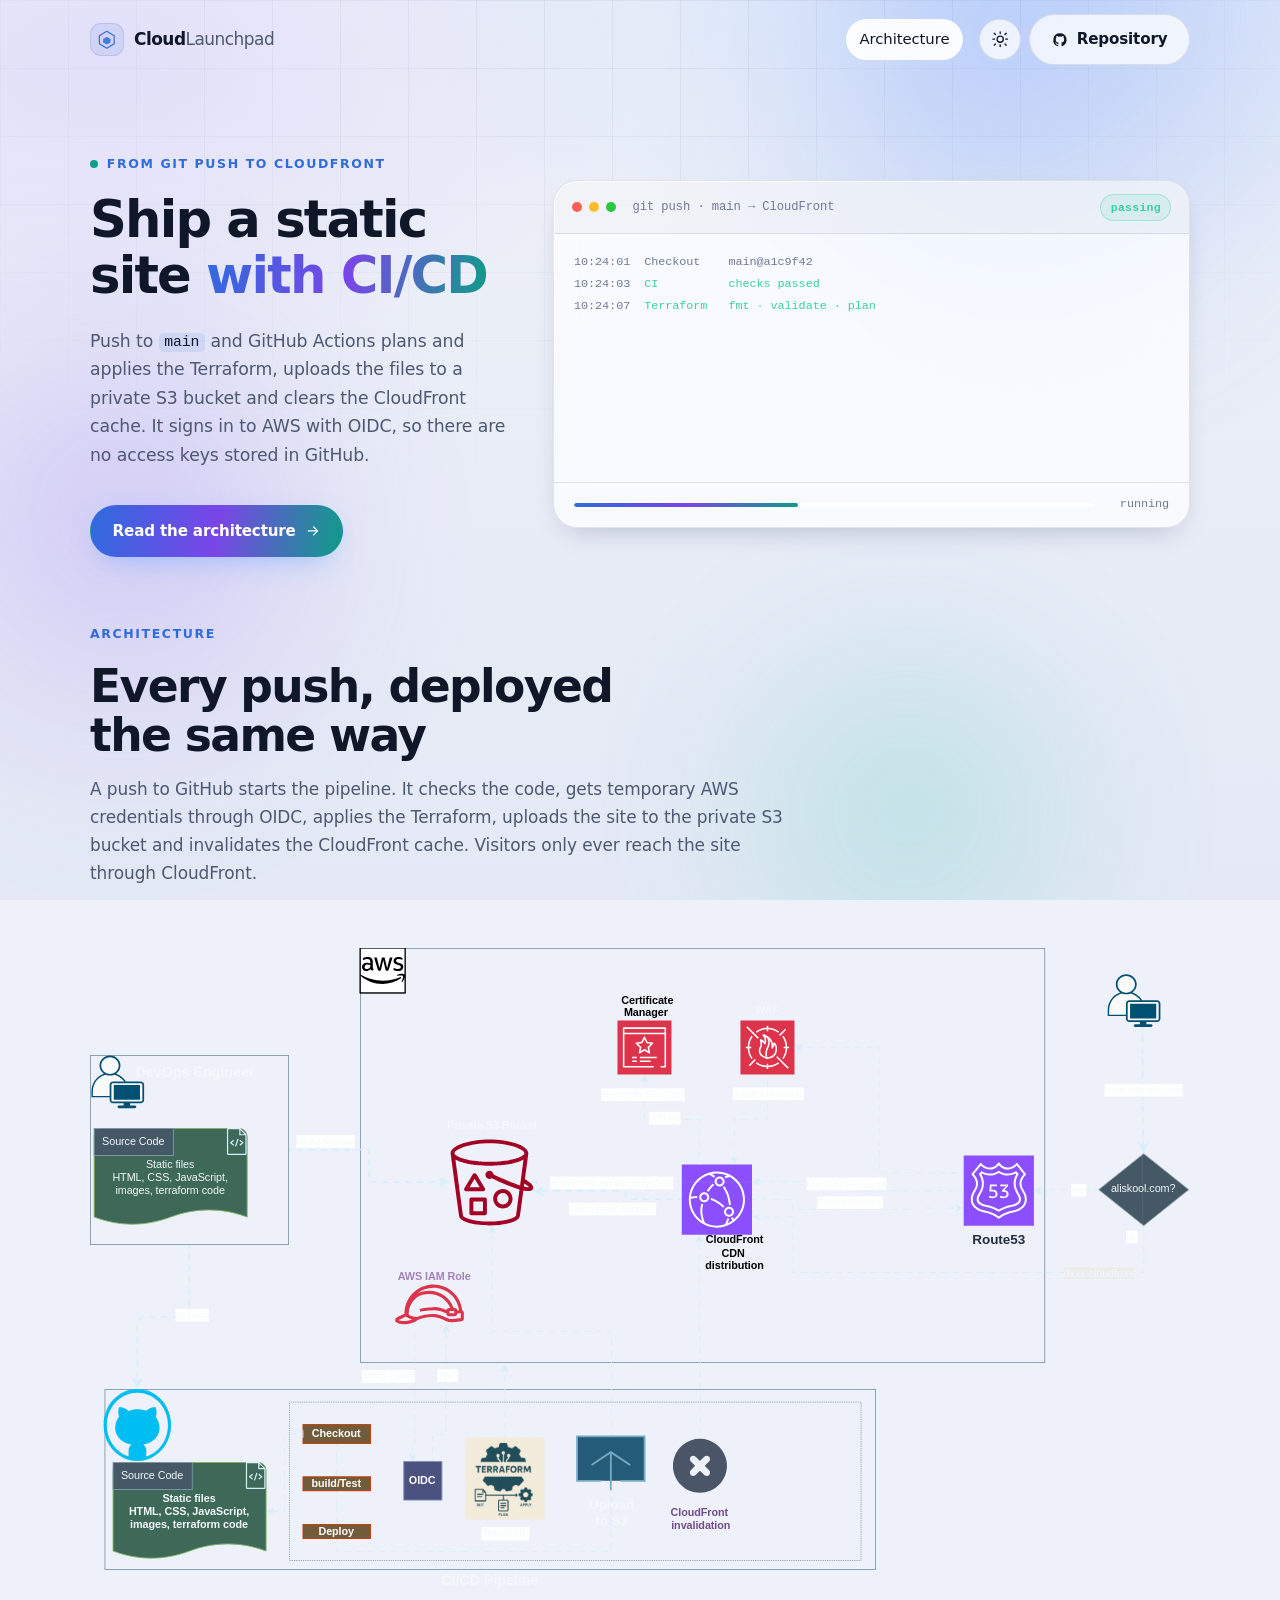
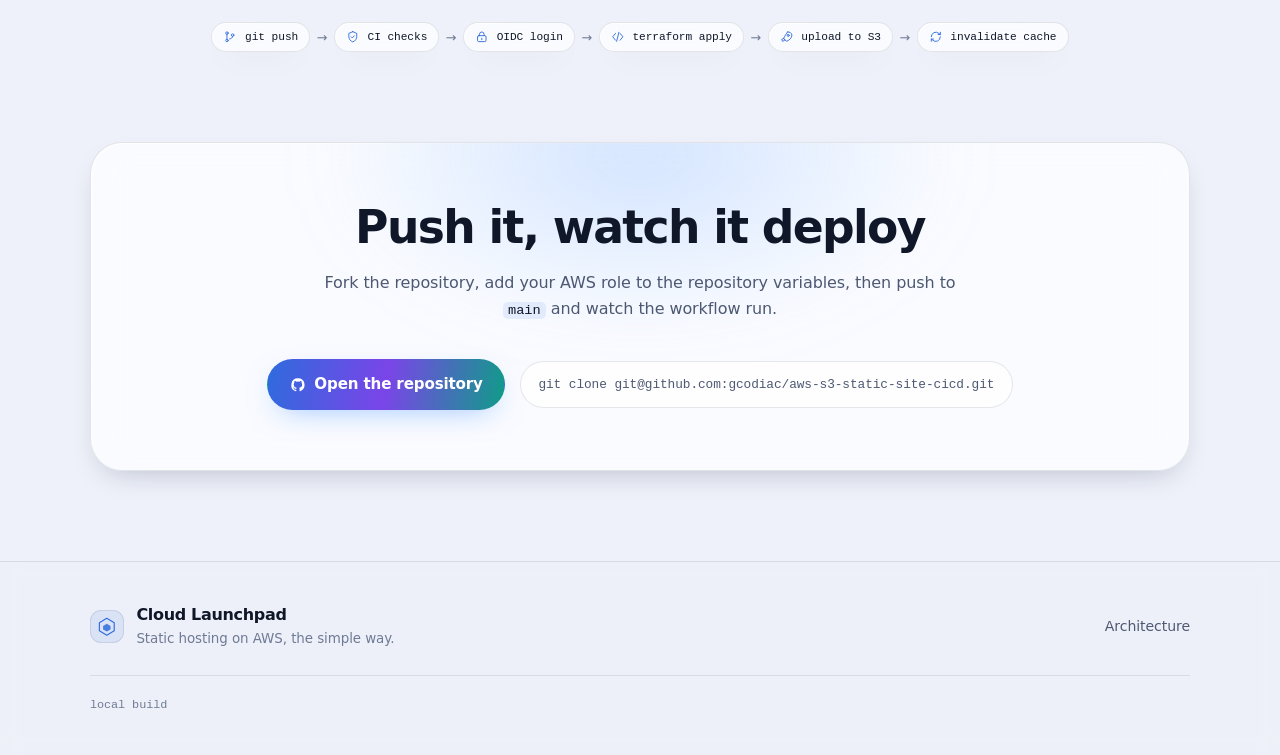
<file: index.html>
<!DOCTYPE html>
<html lang="en" data-theme="dark">
<head>
  <meta charset="utf-8">
  <meta name="viewport" content="width=device-width, initial-scale=1">
  <title>Cloud Launchpad — Ship a static site with CI/CD</title>
  <meta name="description" content="Cloud Launchpad is a static site in a private Amazon S3 bucket behind CloudFront, deployed by GitHub Actions and Terraform with no stored AWS keys.">
  <meta name="color-scheme" content="dark light">
  <meta name="theme-color" content="#070b16">

  <meta property="og:type" content="website">
  <meta property="og:title" content="Cloud Launchpad">
  <meta property="og:description" content="A static site on S3 and CloudFront, deployed on every push by GitHub Actions and Terraform using OIDC.">
  <meta property="og:image" content="assets/images/og-cover.png">
  <meta name="twitter:card" content="summary_large_image">

  <link rel="icon" href="assets/icons/favicon.svg" type="image/svg+xml">
  <link rel="stylesheet" href="css/styles.css">

  <!-- Resolve the theme before first paint so there is no flash of the wrong
       colour scheme. The full behaviour lives in js/app.js. -->
  <script>
    (function () {
      try {
        var stored = localStorage.getItem('cloud-launchpad:theme');
        var light = stored ? stored === 'light'
                           : window.matchMedia('(prefers-color-scheme: light)').matches;
        document.documentElement.setAttribute('data-theme', light ? 'light' : 'dark');
      } catch (e) { /* storage unavailable — keep the default */ }
    })();
  </script>
</head>
<body>
  <a class="skip-link" href="#main">Skip to main content</a>

  <!-- Icon sprite: every icon on the page is defined once and referenced with <use>. -->
  <svg class="sprite" aria-hidden="true" focusable="false" xmlns="http://www.w3.org/2000/svg">
    <symbol id="i-rocket" viewBox="0 0 24 24" fill="none" stroke="currentColor" stroke-width="1.6" stroke-linecap="round" stroke-linejoin="round">
      <path d="M13.5 3.5C17 3 21 5.5 21 9c0 5-4.5 9-9.5 11L9 17.5 6.5 15C8.5 10 12 5 13.5 3.5Z"/>
      <circle cx="14.5" cy="9.5" r="1.8"/><path d="M6.5 15 3 16.5 4.5 20l3.2-1.4M6.5 15l2.5 2.5"/>
    </symbol>
    <symbol id="i-shield" viewBox="0 0 24 24" fill="none" stroke="currentColor" stroke-width="1.6" stroke-linecap="round" stroke-linejoin="round">
      <path d="M12 3 5 6v5.5c0 4.3 2.9 8.2 7 9.5 4.1-1.3 7-5.2 7-9.5V6l-7-3Z"/><path d="m9 12 2 2 4-4"/>
    </symbol>
    <symbol id="i-globe" viewBox="0 0 24 24" fill="none" stroke="currentColor" stroke-width="1.6" stroke-linecap="round" stroke-linejoin="round">
      <circle cx="12" cy="12" r="9"/><path d="M3 12h18M12 3c2.5 2.6 3.8 5.7 3.8 9S14.5 18.4 12 21c-2.5-2.6-3.8-5.7-3.8-9S9.5 5.6 12 3Z"/>
    </symbol>
    <symbol id="i-code" viewBox="0 0 24 24" fill="none" stroke="currentColor" stroke-width="1.6" stroke-linecap="round" stroke-linejoin="round">
      <path d="m8 6-5 6 5 6M16 6l5 6-5 6M14 4l-4 16"/>
    </symbol>
    <symbol id="i-loop" viewBox="0 0 24 24" fill="none" stroke="currentColor" stroke-width="1.6" stroke-linecap="round" stroke-linejoin="round">
      <path d="M4 12a8 8 0 0 1 13.7-5.7L20 8M20 12a8 8 0 0 1-13.7 5.7L4 16"/><path d="M20 4v4h-4M4 20v-4h4"/>
    </symbol>
    <symbol id="i-lock" viewBox="0 0 24 24" fill="none" stroke="currentColor" stroke-width="1.6" stroke-linecap="round" stroke-linejoin="round">
      <rect x="4.5" y="10" width="15" height="10.5" rx="2.2"/><path d="M8 10V7.5a4 4 0 0 1 8 0V10M12 14.5v2.5"/>
    </symbol>
    <symbol id="i-gauge" viewBox="0 0 24 24" fill="none" stroke="currentColor" stroke-width="1.6" stroke-linecap="round" stroke-linejoin="round">
      <path d="M4 18a9 9 0 1 1 16 0"/><path d="m12 14 4-4"/><circle cx="12" cy="15" r="1.6"/>
    </symbol>
    <symbol id="i-branch" viewBox="0 0 24 24" fill="none" stroke="currentColor" stroke-width="1.6" stroke-linecap="round" stroke-linejoin="round">
      <circle cx="7" cy="5.5" r="2.2"/><circle cx="7" cy="18.5" r="2.2"/><circle cx="17" cy="9" r="2.2"/>
      <path d="M7 7.7v8.6M17 11.2c0 3-2.6 4.1-5.3 4.6"/>
    </symbol>
    <symbol id="i-sun" viewBox="0 0 24 24" fill="none" stroke="currentColor" stroke-width="1.7" stroke-linecap="round">
      <circle cx="12" cy="12" r="4"/><path d="M12 2.5v2.2M12 19.3v2.2M4.2 4.2l1.6 1.6M18.2 18.2l1.6 1.6M2.5 12h2.2M19.3 12h2.2M4.2 19.8l1.6-1.6M18.2 5.8l1.6-1.6"/>
    </symbol>
    <symbol id="i-moon" viewBox="0 0 24 24" fill="none" stroke="currentColor" stroke-width="1.7" stroke-linecap="round" stroke-linejoin="round">
      <path d="M20 14.5A8.5 8.5 0 0 1 9.5 4a8.5 8.5 0 1 0 10.5 10.5Z"/>
    </symbol>
    <symbol id="i-arrow" viewBox="0 0 24 24" fill="none" stroke="currentColor" stroke-width="1.8" stroke-linecap="round" stroke-linejoin="round">
      <path d="M5 12h13M13 6l6 6-6 6"/>
    </symbol>
    <symbol id="i-github" viewBox="0 0 24 24" fill="currentColor">
      <path d="M12 2a10 10 0 0 0-3.16 19.49c.5.09.68-.22.68-.48v-1.7c-2.78.6-3.37-1.34-3.37-1.34-.45-1.16-1.11-1.47-1.11-1.47-.91-.62.07-.61.07-.61 1 .07 1.53 1.03 1.53 1.03.9 1.53 2.36 1.09 2.94.83.09-.65.35-1.09.63-1.34-2.22-.25-4.56-1.11-4.56-4.94 0-1.09.39-1.98 1.03-2.68-.1-.25-.45-1.27.1-2.65 0 0 .84-.27 2.75 1.02a9.5 9.5 0 0 1 5 0c1.91-1.29 2.75-1.02 2.75-1.02.55 1.38.2 2.4.1 2.65.64.7 1.03 1.59 1.03 2.68 0 3.84-2.34 4.68-4.57 4.93.36.31.68.92.68 1.85v2.74c0 .27.18.58.69.48A10 10 0 0 0 12 2Z"/>
    </symbol>
  </svg>

  <div class="aurora" aria-hidden="true">
    <span class="aurora__blob aurora__blob--a"></span>
    <span class="aurora__blob aurora__blob--b"></span>
    <span class="aurora__blob aurora__blob--c"></span>
    <span class="aurora__grid"></span>
  </div>

  <header class="site-header" id="top">
    <div class="shell site-header__inner">
      <a class="brand" href="#top" aria-label="Cloud Launchpad, back to top">
        <span class="brand__mark" aria-hidden="true">
          <svg viewBox="0 0 32 32" fill="none" aria-hidden="true">
            <path d="M16 3.5 27 10v12L16 28.5 5 22V10l11-6.5Z" stroke="currentColor" stroke-width="1.7" stroke-linejoin="round"/>
            <path d="M16 11.5 21.5 15v5L16 23l-5.5-3v-5L16 11.5Z" fill="currentColor" opacity=".85"/>
          </svg>
        </span>
        <span class="brand__text">Cloud<span>Launchpad</span></span>
      </a>

      <nav class="nav" id="primary-nav" aria-label="Primary">
        <a href="#architecture">Architecture</a>
      </nav>

      <div class="site-header__actions">
        <button class="icon-btn" id="theme-toggle" type="button" aria-label="Switch to light theme" aria-pressed="false">
          <svg class="icon icon--sun" aria-hidden="true"><use href="#i-sun"></use></svg>
          <svg class="icon icon--moon" aria-hidden="true"><use href="#i-moon"></use></svg>
        </button>
        <a class="btn btn--ghost hide-sm" href="https://github.com/gcodiac/aws-s3-static-site-cicd" rel="noopener">
          <svg class="icon" aria-hidden="true"><use href="#i-github"></use></svg>
          <span>Repository</span>
        </a>
        <button class="icon-btn nav-toggle" id="nav-toggle" type="button" aria-expanded="false" aria-controls="primary-nav" aria-label="Open navigation">
          <span class="nav-toggle__bars" aria-hidden="true"><i></i><i></i><i></i></span>
        </button>
      </div>
    </div>
  </header>

  <main id="main">

    <!-- ───────────────────────── Hero ───────────────────────── -->
    <section class="hero" aria-labelledby="hero-title">
      <div class="shell hero__inner">
        <div class="hero__copy reveal">
          <p class="eyebrow"><span class="pulse" aria-hidden="true"></span> From git push to CloudFront</p>
          <h1 id="hero-title">
            Ship a static site
            <span class="gradient-text">with&nbsp;CI/CD</span>
          </h1>
          <p class="lede">
            Push to <code>main</code> and GitHub Actions plans and applies the Terraform, uploads the
            files to a private S3 bucket and clears the CloudFront cache. It signs in to AWS with
            OIDC, so there are no access keys stored in GitHub.
          </p>
          <div class="hero__cta">
            <a class="btn btn--primary" href="#architecture">
              <span>Read the architecture</span>
              <svg class="icon" aria-hidden="true"><use href="#i-arrow"></use></svg>
            </a>
          </div>
        </div>

        <div class="hero__visual reveal" data-reveal-delay="120">
          <div class="glass console" data-tilt>
            <div class="console__chrome">
              <span class="dot dot--red"></span><span class="dot dot--amber"></span><span class="dot dot--green"></span>
              <span class="console__title">git push · main → CloudFront</span>
              <span class="badge badge--ok">passing</span>
            </div>
            <pre class="console__body" id="deploy-log" aria-live="polite" aria-label="Simulated deployment log"></pre>
            <div class="console__foot">
              <div class="progress"><span class="progress__bar" id="deploy-progress"></span></div>
              <span class="console__meta" id="deploy-status">idle</span>
            </div>
          </div>
        </div>
      </div>
    </section>

    <!-- ───────────────────────── Architecture ───────────────────────── -->
    <section class="section" id="architecture" aria-labelledby="architecture-title">
      <div class="shell">
        <header class="section__head reveal">
          <p class="eyebrow">Architecture</p>
          <h2 id="architecture-title">Every push, deployed the same way</h2>
          <p class="section__sub">
            A push to GitHub starts the pipeline. It checks the code, gets temporary AWS credentials through OIDC, applies the Terraform, uploads the site to the private S3 bucket and invalidates the CloudFront cache. Visitors only ever reach the site through CloudFront.
          </p>
        </header>

        <figure class="arch__figure reveal">
          <div class="diagram--img" id="arch-diagram" role="button" tabindex="0" aria-label="Enlarge the architecture diagram" title="Click to enlarge">
            <img src="assets/images/architecture.svg" width="1222" height="713" loading="lazy"
                 alt="Architecture: a git push starts a GitHub Actions pipeline that checks out the code, tests it, and deploys. The pipeline gets temporary credentials from an AWS IAM role through OIDC, runs Terraform, uploads the files to a private S3 bucket and invalidates the CloudFront cache. Visitors reach the site through CloudFront.">
          </div>
        </figure>

        <ul class="pills reveal" role="list">
          <li class="pill glass">
            <svg class="icon" aria-hidden="true"><use href="#i-branch"></use></svg>
            <span>git push</span>
          </li>
          <li class="pill-arrow" aria-hidden="true">→</li>
          <li class="pill glass">
            <svg class="icon" aria-hidden="true"><use href="#i-shield"></use></svg>
            <span>CI checks</span>
          </li>
          <li class="pill-arrow" aria-hidden="true">→</li>
          <li class="pill glass">
            <svg class="icon" aria-hidden="true"><use href="#i-lock"></use></svg>
            <span>OIDC login</span>
          </li>
          <li class="pill-arrow" aria-hidden="true">→</li>
          <li class="pill glass">
            <svg class="icon" aria-hidden="true"><use href="#i-code"></use></svg>
            <span>terraform apply</span>
          </li>
          <li class="pill-arrow" aria-hidden="true">→</li>
          <li class="pill glass">
            <svg class="icon" aria-hidden="true"><use href="#i-rocket"></use></svg>
            <span>upload to S3</span>
          </li>
          <li class="pill-arrow" aria-hidden="true">→</li>
          <li class="pill glass">
            <svg class="icon" aria-hidden="true"><use href="#i-loop"></use></svg>
            <span>invalidate cache</span>
          </li>
        </ul>
      </div>
    </section>

    <!-- ───────────────────────── CTA ───────────────────────── -->
    <section class="cta" aria-labelledby="cta-title">
      <div class="shell">
        <div class="glass cta__panel reveal">
          <span class="cta__glow" aria-hidden="true"></span>
          <h2 id="cta-title">Push it, watch it deploy</h2>
          <p>Fork the repository, add your AWS role to the repository variables, then push to <code>main</code> and watch the workflow run.</p>
          <div class="cta__actions">
            <a class="btn btn--primary" href="https://github.com/gcodiac/aws-s3-static-site-cicd" rel="noopener">
              <svg class="icon" aria-hidden="true"><use href="#i-github"></use></svg>
              <span>Open the repository</span>
            </a>
            <code class="cta__code mono">git clone git@github.com:gcodiac/aws-s3-static-site-cicd.git</code>
          </div>
        </div>
      </div>
    </section>
  </main>

  <footer class="site-footer">
    <div class="shell site-footer__inner">
      <div class="site-footer__brand">
        <span class="brand__mark" aria-hidden="true">
          <svg viewBox="0 0 32 32" fill="none" aria-hidden="true">
            <path d="M16 3.5 27 10v12L16 28.5 5 22V10l11-6.5Z" stroke="currentColor" stroke-width="1.7" stroke-linejoin="round"/>
            <path d="M16 11.5 21.5 15v5L16 23l-5.5-3v-5L16 11.5Z" fill="currentColor" opacity=".85"/>
          </svg>
        </span>
        <div>
          <p class="site-footer__title">Cloud Launchpad</p>
          <p class="site-footer__note">Static hosting on AWS, the simple way.</p>
        </div>
      </div>

      <nav class="site-footer__nav" aria-label="Footer">
        <a href="#architecture">Architecture</a>
      </nav>

      <p class="site-footer__build mono" id="build-info">local build</p>
    </div>
  </footer>

  <script src="js/app.js" defer></script>
</body>
</html>
</file>
<file: css/styles.css>
/* ==========================================================================
   Cloud Launchpad — stylesheet
   Hand-written CSS, no framework, no build step. Loaded as a single file so
   the deployment story stays honest: what is in the repository is what the
   edge serves.

   Contents
     1.  Design tokens
     2.  Reset & base
     3.  Layout primitives
     4.  Background (aurora)
     5.  Glass surfaces
     6.  Buttons & controls
     7.  Header & navigation
     8.  Hero
     9.  Stats
     10. Cards
     11. Flow
     12. Architecture diagram
     13. Tech grid
     14. Call to action
     15. Footer
     16. Reveal animations
     17. Responsive
     18. Reduced motion & print
   ========================================================================== */

/* 1. Design tokens ------------------------------------------------------- */

:root {
  --bg:            #070b16;
  --bg-deep:       #04060e;
  --surface:       rgba(255, 255, 255, 0.045);
  --surface-solid: #0e1424;
  --surface-hi:    rgba(255, 255, 255, 0.075);
  --border:        rgba(255, 255, 255, 0.10);
  --border-hi:     rgba(255, 255, 255, 0.20);

  --text:          #e9edfa;
  --text-muted:    #98a3bd;
  --text-faint:    #6b7793;

  --brand:         #6ea8ff;
  --brand-2:       #a37bff;
  --brand-3:       #3fe0c5;
  --brand-soft:    rgba(110, 168, 255, 0.14);

  --ok:            #38d39f;
  --warn:          #f5b544;
  --danger:        #ff6b81;

  --gradient:      linear-gradient(100deg, #6ea8ff 0%, #a37bff 48%, #3fe0c5 100%);
  --gradient-soft: linear-gradient(140deg, rgba(110,168,255,.16), rgba(163,123,255,.10) 45%, rgba(63,224,197,.10));

  --shadow-sm:     0 1px 2px rgba(2, 6, 20, .30);
  --shadow-md:     0 12px 32px -12px rgba(2, 6, 20, .65);
  --shadow-lg:     0 34px 70px -28px rgba(2, 6, 20, .85);
  --glow:          0 0 0 1px rgba(110,168,255,.22), 0 18px 48px -20px rgba(110,168,255,.45);

  --radius-sm:  10px;
  --radius:     16px;
  --radius-lg:  24px;
  --radius-xl:  32px;

  --shell:      1180px;
  --gutter:     clamp(1.25rem, 4vw, 2.5rem);
  --section-y:  clamp(3.75rem, 7vw, 6.25rem);

  --font: ui-sans-serif, system-ui, -apple-system, "Segoe UI", Roboto, "Helvetica Neue",
          "Noto Sans", "Liberation Sans", Arial, sans-serif;
  --mono: ui-monospace, "SF Mono", "JetBrains Mono", "Cascadia Code", "Fira Code",
          Menlo, Consolas, "Liberation Mono", monospace;

  --ease:      cubic-bezier(.22, .61, .36, 1);
  --ease-out:  cubic-bezier(.16, 1, .3, 1);

  --blur:      18px;
  color-scheme: dark;
}

[data-theme="light"] {
  --bg:            #eef1f9;
  --bg-deep:       #e4e9f5;
  --surface:       rgba(255, 255, 255, 0.72);
  --surface-solid: #ffffff;
  --surface-hi:    rgba(255, 255, 255, 0.92);
  --border:        rgba(18, 28, 56, 0.10);
  --border-hi:     rgba(18, 28, 56, 0.20);

  --text:          #101728;
  --text-muted:    #4d5872;
  --text-faint:    #6e7a95;

  --brand:         #2f6bdd;
  --brand-2:       #7a45e8;
  --brand-3:       #0f9c88;
  --brand-soft:    rgba(47, 107, 221, 0.10);

  --gradient:      linear-gradient(100deg, #2f6bdd 0%, #7a45e8 50%, #0f9c88 100%);
  --gradient-soft: linear-gradient(140deg, rgba(47,107,221,.10), rgba(122,69,232,.07) 45%, rgba(15,156,136,.08));

  --shadow-sm:     0 1px 2px rgba(16, 24, 56, .06);
  --shadow-md:     0 12px 30px -14px rgba(16, 24, 56, .28);
  --shadow-lg:     0 34px 70px -30px rgba(16, 24, 56, .34);
  --glow:          0 0 0 1px rgba(47,107,221,.18), 0 18px 44px -22px rgba(47,107,221,.40);

  color-scheme: light;
}

/* 2. Reset & base -------------------------------------------------------- */

*, *::before, *::after { box-sizing: border-box; }

html {
  -webkit-text-size-adjust: 100%;
  scroll-behavior: smooth;
  scroll-padding-top: 6rem;
}

body {
  margin: 0;
  min-height: 100vh;
  background: var(--bg);
  color: var(--text);
  font-family: var(--font);
  font-size: 1rem;
  line-height: 1.65;
  letter-spacing: -0.005em;
  -webkit-font-smoothing: antialiased;
  -moz-osx-font-smoothing: grayscale;
  overflow-x: hidden;
  transition: background-color .45s var(--ease), color .45s var(--ease);
}

h1, h2, h3 {
  margin: 0;
  line-height: 1.08;
  letter-spacing: -0.035em;
  font-weight: 650;
  text-wrap: balance;
}

h1 { font-size: clamp(2.5rem, 5.6vw, 4.15rem); }
h2 { font-size: clamp(1.85rem, 3.6vw, 2.85rem); }
h3 { font-size: 1.075rem; letter-spacing: -0.02em; font-weight: 620; }

p { margin: 0; text-wrap: pretty; }
ul, ol, dl, dd { margin: 0; padding: 0; }
li { list-style: none; }

a { color: inherit; text-decoration: none; }

img, svg { max-width: 100%; }

code, pre, .mono {
  font-family: var(--mono);
  font-size: 0.855em;
  font-variant-ligatures: none;
}

code {
  background: var(--brand-soft);
  border-radius: 5px;
  padding: 0.1em 0.38em;
  color: var(--text);
}

::selection { background: rgba(110, 168, 255, .32); }

:focus-visible {
  outline: 2px solid var(--brand);
  outline-offset: 3px;
  border-radius: 6px;
}

.sprite { position: absolute; width: 0; height: 0; overflow: hidden; }

.icon {
  width: 1.05em;
  height: 1.05em;
  flex: none;
  display: inline-block;
  vertical-align: -0.16em;
}

.skip-link {
  position: absolute;
  left: 50%;
  top: 0.75rem;
  transform: translate(-50%, -160%);
  z-index: 100;
  background: var(--surface-solid);
  border: 1px solid var(--border-hi);
  color: var(--text);
  padding: 0.6rem 1.1rem;
  border-radius: var(--radius-sm);
  font-size: 0.9rem;
  transition: transform .25s var(--ease-out);
}
.skip-link:focus-visible { transform: translate(-50%, 0); }

/* 3. Layout primitives --------------------------------------------------- */

.shell {
  width: 100%;
  max-width: var(--shell);
  margin-inline: auto;
  padding-inline: var(--gutter);
}

.section { padding-block: var(--section-y); position: relative; }

.section--tint::before {
  content: "";
  position: absolute;
  inset: 0;
  background: var(--gradient-soft);
  opacity: .55;
  mask-image: linear-gradient(180deg, transparent, #000 12%, #000 88%, transparent);
  pointer-events: none;
}

.section__head {
  max-width: 44rem;
  margin-bottom: clamp(2.5rem, 5vw, 3.75rem);
}

.section__sub {
  margin-top: 1rem;
  color: var(--text-muted);
  font-size: 1.06rem;
}

.eyebrow {
  display: inline-flex;
  align-items: center;
  gap: .55rem;
  font-size: 0.78rem;
  font-weight: 600;
  letter-spacing: .13em;
  text-transform: uppercase;
  color: var(--brand);
  margin-bottom: 1.1rem;
}

.gradient-text {
  background: var(--gradient);
  -webkit-background-clip: text;
  background-clip: text;
  color: transparent;
}

.pulse {
  width: .5rem; height: .5rem;
  border-radius: 50%;
  background: var(--brand-3);
  box-shadow: 0 0 0 0 rgba(63, 224, 197, .6);
  animation: pulse 2.4s var(--ease) infinite;
}
@keyframes pulse {
  0%   { box-shadow: 0 0 0 0 rgba(63,224,197,.55); }
  70%  { box-shadow: 0 0 0 .55rem rgba(63,224,197,0); }
  100% { box-shadow: 0 0 0 0 rgba(63,224,197,0); }
}

/* 4. Background (aurora) ------------------------------------------------- */

.aurora {
  position: fixed;
  inset: 0;
  z-index: -1;
  overflow: hidden;
  background:
    radial-gradient(1100px 620px at 78% -8%, rgba(110,168,255,.18), transparent 62%),
    radial-gradient(900px 520px at 8% 6%, rgba(163,123,255,.15), transparent 60%),
    linear-gradient(180deg, var(--bg) 0%, var(--bg-deep) 100%);
}

.aurora__blob {
  position: absolute;
  border-radius: 50%;
  filter: blur(90px);
  opacity: .50;
  will-change: transform;
}
.aurora__blob--a {
  width: 46vw; height: 46vw; min-width: 380px; min-height: 380px;
  background: radial-gradient(circle at 30% 30%, #4f7ffb, transparent 68%);
  top: -14vw; right: -10vw;
  animation: drift-a 26s var(--ease) infinite alternate;
}
.aurora__blob--b {
  width: 40vw; height: 40vw; min-width: 320px; min-height: 320px;
  background: radial-gradient(circle at 60% 40%, #8b5cf6, transparent 68%);
  top: 34vh; left: -14vw;
  animation: drift-b 32s var(--ease) infinite alternate;
}
.aurora__blob--c {
  width: 34vw; height: 34vw; min-width: 280px; min-height: 280px;
  background: radial-gradient(circle at 50% 50%, #14b8a6, transparent 66%);
  bottom: -10vw; right: 12vw;
  opacity: .26;
  animation: drift-c 30s var(--ease) infinite alternate;
}
@keyframes drift-a { to { transform: translate3d(-6vw, 7vh, 0) scale(1.14); } }
@keyframes drift-b { to { transform: translate3d(8vw, -6vh, 0) scale(1.10); } }
@keyframes drift-c { to { transform: translate3d(-5vw, -8vh, 0) scale(1.16); } }

.aurora__grid {
  position: absolute;
  inset: 0;
  background-image:
    linear-gradient(to right, rgba(255,255,255,.045) 1px, transparent 1px),
    linear-gradient(to bottom, rgba(255,255,255,.045) 1px, transparent 1px);
  background-size: 68px 68px;
  mask-image: radial-gradient(ellipse 120% 80% at 50% 0%, #000 5%, transparent 72%);
}
[data-theme="light"] .aurora__blob { opacity: .30; }
[data-theme="light"] .aurora__grid {
  background-image:
    linear-gradient(to right, rgba(16,24,56,.055) 1px, transparent 1px),
    linear-gradient(to bottom, rgba(16,24,56,.055) 1px, transparent 1px);
}

/* 5. Glass surfaces ------------------------------------------------------ */

.glass {
  position: relative;
  background: var(--surface);
  border: 1px solid var(--border);
  border-radius: var(--radius-lg);
  backdrop-filter: blur(var(--blur)) saturate(160%);
  -webkit-backdrop-filter: blur(var(--blur)) saturate(160%);
  box-shadow: var(--shadow-md);
}

/* Top highlight — the detail that sells the glass. */
.glass::before {
  content: "";
  position: absolute;
  inset: 0;
  border-radius: inherit;
  padding: 1px;
  background: linear-gradient(160deg, rgba(255,255,255,.28), rgba(255,255,255,0) 42%);
  -webkit-mask: linear-gradient(#000 0 0) content-box, linear-gradient(#000 0 0);
  -webkit-mask-composite: xor;
          mask-composite: exclude;
  pointer-events: none;
}
[data-theme="light"] .glass::before {
  background: linear-gradient(160deg, rgba(255,255,255,.95), rgba(255,255,255,0) 46%);
}

/* 6. Buttons & controls -------------------------------------------------- */

.btn {
  display: inline-flex;
  align-items: center;
  justify-content: center;
  gap: .55rem;
  padding: .78rem 1.35rem;
  border: 1px solid transparent;
  border-radius: 999px;
  font-size: .945rem;
  font-weight: 560;
  letter-spacing: -0.01em;
  cursor: pointer;
  white-space: nowrap;
  transition: transform .22s var(--ease-out), box-shadow .22s var(--ease-out),
              background-color .22s var(--ease), border-color .22s var(--ease);
}
.btn:hover { transform: translateY(-2px); }
.btn:active { transform: translateY(0); }

.btn--primary {
  background: var(--gradient);
  color: #04070f;
  font-weight: 620;
  box-shadow: 0 10px 30px -12px rgba(110,168,255,.75);
}
.btn--primary:hover { box-shadow: 0 18px 40px -14px rgba(110,168,255,.9); }
[data-theme="light"] .btn--primary { color: #fff; }

.btn--ghost {
  background: var(--surface);
  border-color: var(--border);
  color: var(--text);
  backdrop-filter: blur(12px);
  -webkit-backdrop-filter: blur(12px);
}
.btn--ghost:hover { border-color: var(--border-hi); background: var(--surface-hi); }

.icon-btn {
  display: inline-grid;
  place-items: center;
  width: 2.6rem; height: 2.6rem;
  border-radius: 999px;
  border: 1px solid var(--border);
  background: var(--surface);
  color: var(--text);
  cursor: pointer;
  backdrop-filter: blur(12px);
  -webkit-backdrop-filter: blur(12px);
  transition: border-color .2s var(--ease), background-color .2s var(--ease), transform .2s var(--ease-out);
}
.icon-btn:hover { border-color: var(--border-hi); background: var(--surface-hi); transform: translateY(-1px); }
.icon-btn .icon { width: 1.15rem; height: 1.15rem; }

#theme-toggle .icon { grid-area: 1 / 1; transition: opacity .3s var(--ease), transform .4s var(--ease-out); }
#theme-toggle .icon--sun  { opacity: 0; transform: rotate(-70deg) scale(.6); }
#theme-toggle .icon--moon { opacity: 1; transform: none; }
[data-theme="light"] #theme-toggle .icon--sun  { opacity: 1; transform: none; }
[data-theme="light"] #theme-toggle .icon--moon { opacity: 0; transform: rotate(70deg) scale(.6); }

.chip, .badge {
  display: inline-flex;
  align-items: center;
  gap: .35rem;
  padding: .18rem .6rem;
  border-radius: 999px;
  font-family: var(--mono);
  font-size: .72rem;
  font-weight: 600;
  letter-spacing: .02em;
  border: 1px solid var(--border);
  background: var(--surface-hi);
  color: var(--text-muted);
}
.chip--ok, .badge--ok {
  color: var(--ok);
  border-color: rgba(56, 211, 159, .35);
  background: rgba(56, 211, 159, .10);
}

/* 7. Header & navigation ------------------------------------------------- */

.site-header {
  position: sticky;
  top: 0;
  z-index: 50;
  padding-block: .85rem;
  transition: background-color .3s var(--ease), border-color .3s var(--ease), backdrop-filter .3s;
  border-bottom: 1px solid transparent;
}
.site-header.is-stuck {
  background: color-mix(in oklab, var(--bg) 72%, transparent);
  backdrop-filter: blur(16px) saturate(160%);
  -webkit-backdrop-filter: blur(16px) saturate(160%);
  border-bottom-color: var(--border);
}

.site-header__inner {
  display: flex;
  align-items: center;
  gap: 1rem;
}

.brand { display: inline-flex; align-items: center; gap: .65rem; margin-right: auto; }
.brand__mark {
  width: 2.1rem; height: 2.1rem;
  display: grid; place-items: center;
  border-radius: 11px;
  color: var(--brand);
  background: var(--brand-soft);
  border: 1px solid var(--border);
}
.brand__mark svg { width: 1.35rem; height: 1.35rem; }
.brand__text { font-weight: 640; letter-spacing: -0.03em; font-size: 1.06rem; }
.brand__text span { color: var(--text-muted); font-weight: 500; }

.nav { display: flex; gap: .35rem; }
.nav a {
  position: relative;
  padding: .5rem .85rem;
  border-radius: 999px;
  font-size: .93rem;
  color: var(--text-muted);
  transition: color .2s var(--ease), background-color .2s var(--ease);
}
.nav a:hover, .nav a.is-active { color: var(--text); background: var(--surface-hi); }

.site-header__actions { display: flex; align-items: center; gap: .55rem; }

.nav-toggle { display: none; }
.nav-toggle__bars { display: grid; gap: 4px; }
.nav-toggle__bars i {
  display: block; width: 17px; height: 1.6px;
  background: currentColor; border-radius: 2px;
  transition: transform .3s var(--ease-out), opacity .2s var(--ease);
}
.nav-toggle[aria-expanded="true"] .nav-toggle__bars i:nth-child(1) { transform: translateY(5.6px) rotate(45deg); }
.nav-toggle[aria-expanded="true"] .nav-toggle__bars i:nth-child(2) { opacity: 0; }
.nav-toggle[aria-expanded="true"] .nav-toggle__bars i:nth-child(3) { transform: translateY(-5.6px) rotate(-45deg); }

/* 8. Hero ---------------------------------------------------------------- */

.hero { padding-block: clamp(2.5rem, 5.5vw, 4.5rem) clamp(1rem, 2vw, 1.5rem); }

.hero__inner {
  display: grid;
  grid-template-columns: minmax(0, .8fr) minmax(0, 1.2fr);
  gap: clamp(1.5rem, 3vw, 2.5rem);
  align-items: center;
}

.lede {
  margin-top: 1.5rem;
  max-width: 34rem;
  font-size: clamp(1.02rem, 1.35vw, 1.14rem);
  color: var(--text-muted);
}

.hero__cta { display: flex; flex-wrap: wrap; gap: .8rem; margin-top: 2.25rem; }

.hero__trust {
  display: flex;
  flex-wrap: wrap;
  gap: .6rem 1.6rem;
  margin-top: 2.5rem;
  padding-top: 1.75rem;
  border-top: 1px solid var(--border);
  font-size: .88rem;
  color: var(--text-faint);
}
.hero__trust li { display: inline-flex; align-items: center; gap: .5rem; }
.hero__trust .icon { color: var(--brand); }

.hero__visual { display: grid; gap: 1rem; }

/* Console card */
.console { overflow: hidden; }
.console__chrome {
  display: flex;
  align-items: center;
  gap: .45rem;
  padding: .8rem 1.1rem;
  border-bottom: 1px solid var(--border);
  background: rgba(255, 255, 255, .028);
}
[data-theme="light"] .console__chrome { background: rgba(16, 24, 56, .03); }

.dot { width: .62rem; height: .62rem; border-radius: 50%; }
.dot--red   { background: #ff5f57; }
.dot--amber { background: #febc2e; }
.dot--green { background: #28c840; }

.console__title {
  margin-left: .6rem;
  font-family: var(--mono);
  font-size: .76rem;
  color: var(--text-faint);
  overflow: hidden;
  text-overflow: ellipsis;
  white-space: nowrap;
}
.console__chrome .badge { margin-left: auto; }

.console__body {
  margin: 0;
  padding: 1.1rem 1.25rem;
  min-height: 15.5rem;
  font-family: var(--mono);
  font-size: .74rem;
  line-height: 1.85;
  color: var(--text-muted);
  white-space: pre-wrap;
  word-break: break-word;
  overflow: hidden;
}
.console__body .ln { display: block; }
.console__body .t  { color: var(--text-faint); }
.console__body .ok { color: var(--ok); }
.console__body .hl { color: var(--brand); }
.console__body .em { color: var(--text); }
.console__body .cursor {
  display: inline-block;
  width: .5em; height: 1em;
  vertical-align: -.16em;
  background: var(--brand-3);
  animation: blink 1.05s steps(2) infinite;
}
@keyframes blink { 50% { opacity: 0; } }

.console__foot {
  display: flex;
  align-items: center;
  gap: .9rem;
  padding: .75rem 1.25rem;
  border-top: 1px solid var(--border);
}
.progress {
  flex: 1;
  height: 4px;
  border-radius: 999px;
  background: var(--surface-hi);
  overflow: hidden;
}
.progress__bar {
  display: block;
  height: 100%;
  width: 0;
  border-radius: inherit;
  background: var(--gradient);
  transition: width .6s var(--ease-out);
}
.console__meta {
  font-family: var(--mono);
  font-size: .74rem;
  color: var(--text-faint);
  min-width: 8.5ch;
  text-align: right;
}

/* Edge summary card */
.edge-card { padding: .35rem 1.25rem; }
.edge-card__row {
  display: flex;
  align-items: center;
  justify-content: space-between;
  gap: 1rem;
  padding: .7rem 0;
  font-size: .855rem;
}
.edge-card__row + .edge-card__row { border-top: 1px solid var(--border); }
.edge-card__label { color: var(--text-faint); }
.edge-card .mono { color: var(--text-muted); font-size: .78rem; }

/* 9. Stats --------------------------------------------------------------- */

.stats { padding-block: clamp(1rem, 3vw, 2rem) clamp(2rem, 4vw, 3rem); }
.stats__grid {
  display: grid;
  grid-template-columns: repeat(4, minmax(0, 1fr));
  gap: clamp(1rem, 2.5vw, 2rem);
}
.stat {
  padding: 1.35rem 1.25rem;
  border-left: 2px solid var(--border);
}
.stat__value {
  display: block;
  font-size: clamp(1.6rem, 3vw, 2.15rem);
  font-weight: 660;
  letter-spacing: -0.04em;
  background: var(--gradient);
  -webkit-background-clip: text;
  background-clip: text;
  color: transparent;
  font-variant-numeric: tabular-nums;
}
.stat__label {
  display: block;
  margin-top: .3rem;
  font-size: .855rem;
  color: var(--text-faint);
  line-height: 1.45;
}

/* 10. Cards -------------------------------------------------------------- */

.cards {
  display: grid;
  grid-template-columns: repeat(auto-fit, minmax(min(100%, 19rem), 1fr));
  gap: clamp(1rem, 2vw, 1.4rem);
}

.card {
  padding: 1.7rem 1.6rem;
  overflow: hidden;
  transition: transform .35s var(--ease-out), border-color .35s var(--ease), box-shadow .35s var(--ease);
}
.card::after {
  content: "";
  position: absolute;
  inset: 0;
  border-radius: inherit;
  opacity: 0;
  transition: opacity .35s var(--ease);
  background: radial-gradient(320px circle at var(--mx, 50%) var(--my, 0%),
              rgba(110,168,255,.16), transparent 62%);
  pointer-events: none;
}
.card:hover {
  transform: translateY(-4px);
  border-color: var(--border-hi);
  box-shadow: var(--shadow-lg);
}
.card:hover::after { opacity: 1; }

.card__icon {
  display: grid;
  place-items: center;
  width: 2.6rem; height: 2.6rem;
  margin-bottom: 1.15rem;
  border-radius: 13px;
  color: var(--brand);
  background: var(--brand-soft);
  border: 1px solid var(--border);
}
.card__icon .icon { width: 1.3rem; height: 1.3rem; }

.card h3 { margin-bottom: .55rem; }
.card p { color: var(--text-muted); font-size: .935rem; }
.card__meta {
  margin-top: 1.1rem;
  padding-top: .9rem;
  border-top: 1px solid var(--border);
  color: var(--text-faint);
  font-size: .755rem;
  word-break: break-all;
}

/* 11. Flow --------------------------------------------------------------- */

.flow {
  display: grid;
  grid-template-columns: 1fr;
  gap: clamp(.9rem, 1.6vw, 1.15rem);
}
@media (min-width: 40rem)  { .flow { grid-template-columns: repeat(2, minmax(0, 1fr)); } }
@media (min-width: 60rem)  { .flow { grid-template-columns: repeat(3, minmax(0, 1fr)); } }

.flow__step {
  position: relative;
  padding: 1.4rem 1.2rem;
  display: flex;
  flex-direction: column;
  transition: transform .35s var(--ease-out), border-color .35s var(--ease);
}
.flow__step:hover { transform: translateY(-4px); border-color: var(--border-hi); }

/* Connector arrows between steps on wide screens. */
.flow__step::after {
  content: "";
  position: absolute;
  top: 2.35rem;
  right: -1.05rem;
  width: .95rem;
  height: 1px;
  background: linear-gradient(90deg, var(--border-hi), transparent);
}
.flow__step:last-child::after { display: none; }

.flow__index {
  font-family: var(--mono);
  font-size: .78rem;
  font-weight: 700;
  letter-spacing: .06em;
  background: var(--gradient);
  -webkit-background-clip: text;
  background-clip: text;
  color: transparent;
}
.flow__step h3 { margin: .55rem 0 .5rem; }
.flow__step p { color: var(--text-muted); font-size: .89rem; flex: 1; }
.flow__tag {
  display: inline-block;
  margin-top: 1.1rem;
  font-size: .715rem;
  color: var(--text-faint);
  max-width: 100%;
  overflow: hidden;
  text-overflow: ellipsis;
  white-space: nowrap;
}

/* 12. Architecture diagram ----------------------------------------------- */

.arch {
  display: grid;
  grid-template-columns: minmax(0, 1fr) minmax(0, 1fr);
  gap: clamp(2.5rem, 5vw, 4rem);
  align-items: center;
}

.arch__list { display: grid; gap: 1.35rem; margin-top: 2.25rem; }
.arch__list dt {
  display: flex;
  align-items: center;
  gap: .55rem;
  font-weight: 600;
  font-size: .96rem;
}
.arch__list dt .icon { color: var(--brand); }
.arch__list dd {
  margin-top: .3rem;
  padding-left: 1.7rem;
  color: var(--text-muted);
  font-size: .92rem;
}

.arch__figure { margin: 0; }
.diagram { padding: 1.75rem 1.5rem; display: grid; gap: 0; }

.node {
  display: grid;
  gap: .15rem;
  padding: 1.05rem 1.2rem;
  border-radius: var(--radius);
  border: 1px solid var(--border);
  background: var(--surface-hi);
  text-align: center;
  transition: border-color .3s var(--ease), transform .3s var(--ease-out);
}
.node:hover { border-color: var(--border-hi); transform: translateY(-2px); }
.node__kind {
  font-size: .70rem;
  letter-spacing: .11em;
  text-transform: uppercase;
  color: var(--brand);
  font-weight: 650;
}
.node strong { font-size: 1.02rem; letter-spacing: -0.02em; }
.node__meta { font-size: .74rem; color: var(--text-faint); }
.node--origin { border-style: dashed; }

.wire {
  position: relative;
  height: 3rem;
  display: grid;
  place-items: center;
}
.wire::before {
  content: "";
  position: absolute;
  top: 0; bottom: 0;
  width: 1px;
  background: linear-gradient(180deg, var(--border-hi), var(--brand), var(--border-hi));
  opacity: .55;
}
.wire__label {
  position: relative;
  z-index: 1;
  font-size: .68rem;
  padding: .12rem .5rem;
  border-radius: 999px;
  background: var(--surface-solid);
  border: 1px solid var(--border);
  color: var(--text-muted);
}
.wire__packet {
  position: absolute;
  top: 0;
  width: .38rem; height: .38rem;
  border-radius: 50%;
  background: var(--brand-3);
  box-shadow: 0 0 10px 1px var(--brand-3);
  animation: travel 2.6s var(--ease) infinite;
}
.wire:nth-of-type(4) .wire__packet { animation-delay: 1.3s; }
@keyframes travel {
  0%   { transform: translateY(-.2rem); opacity: 0; }
  20%  { opacity: 1; }
  80%  { opacity: 1; }
  100% { transform: translateY(3rem); opacity: 0; }
}

.diagram__blocked {
  display: flex;
  align-items: center;
  gap: .6rem;
  margin-top: 1.35rem;
  padding: .75rem .9rem;
  border-radius: var(--radius-sm);
  border: 1px dashed rgba(255, 107, 129, .35);
  background: rgba(255, 107, 129, .07);
  font-size: .8rem;
  color: var(--text-muted);
}
.diagram__blocked .x {
  display: grid; place-items: center;
  width: 1.25rem; height: 1.25rem;
  flex: none;
  border-radius: 50%;
  background: rgba(255,107,129,.16);
  color: var(--danger);
  font-size: .7rem;
  font-weight: 700;
}

.arch__figure figcaption {
  margin-top: 1rem;
  text-align: center;
  font-size: .82rem;
  color: var(--text-faint);
}

/* 13. Tech grid ---------------------------------------------------------- */

.tech {
  display: grid;
  grid-template-columns: repeat(auto-fit, minmax(min(100%, 14rem), 1fr));
  gap: .85rem;
}
.tech__item {
  display: grid;
  gap: .2rem;
  padding: 1.15rem 1.25rem;
  border-radius: var(--radius);
  transition: transform .3s var(--ease-out), border-color .3s var(--ease);
}
.tech__item:hover { transform: translateY(-3px); border-color: var(--border-hi); }
.tech__item strong { font-size: .95rem; font-weight: 620; letter-spacing: -0.02em; }
.tech__item span { font-size: .82rem; color: var(--text-faint); }

/* 14. Call to action ----------------------------------------------------- */

.cta { padding-block: 0 var(--section-y); }
.cta__panel {
  position: relative;
  overflow: hidden;
  padding: clamp(2.25rem, 5vw, 3.75rem);
  text-align: center;
  border-radius: var(--radius-xl);
}
.cta__glow {
  position: absolute;
  inset: -50% 20% auto;
  height: 22rem;
  background: radial-gradient(ellipse at center, rgba(110,168,255,.30), transparent 68%);
  filter: blur(40px);
  pointer-events: none;
}
.cta__panel h2 { position: relative; }
.cta__panel p {
  position: relative;
  max-width: 42rem;
  margin: 1.1rem auto 0;
  color: var(--text-muted);
}
.cta__actions {
  position: relative;
  display: flex;
  flex-wrap: wrap;
  align-items: center;
  justify-content: center;
  gap: .9rem;
  margin-top: 2.25rem;
}
.cta__code {
  padding: .72rem 1.1rem;
  border-radius: 999px;
  border: 1px solid var(--border);
  background: var(--surface);
  color: var(--text-muted);
  font-size: .8rem;
  overflow-x: auto;
  max-width: 100%;
  white-space: nowrap;
}

/* 15. Footer ------------------------------------------------------------- */

.site-footer {
  border-top: 1px solid var(--border);
  padding-block: 2.5rem;
  background: color-mix(in oklab, var(--bg) 60%, transparent);
  backdrop-filter: blur(10px);
  -webkit-backdrop-filter: blur(10px);
}
.site-footer__inner {
  display: flex;
  flex-wrap: wrap;
  align-items: center;
  gap: 1.5rem 2rem;
}
.site-footer__brand { display: flex; align-items: center; gap: .8rem; margin-right: auto; }
.site-footer__title { font-weight: 620; letter-spacing: -0.02em; }
.site-footer__note { font-size: .84rem; color: var(--text-faint); }
.site-footer__nav { display: flex; flex-wrap: wrap; gap: 1.25rem; font-size: .88rem; color: var(--text-muted); }
.site-footer__nav a:hover { color: var(--text); }
.site-footer__build {
  width: 100%;
  padding-top: 1.25rem;
  border-top: 1px solid var(--border);
  font-size: .74rem;
  color: var(--text-faint);
}

/* 16. Reveal animations -------------------------------------------------- */

.reveal {
  opacity: 0;
  transform: translateY(20px);
  transition: opacity .7s var(--ease-out), transform .7s var(--ease-out);
  transition-delay: var(--reveal-delay, 0ms);
}
.reveal.is-visible { opacity: 1; transform: none; }

/* 17. Responsive --------------------------------------------------------- */

@media (max-width: 1024px) {
  .hero__inner { grid-template-columns: 1fr; }
  .hero__visual { max-width: 34rem; }
  .arch { grid-template-columns: 1fr; }
  .stats__grid { grid-template-columns: repeat(2, minmax(0, 1fr)); }
}

@media (max-width: 860px) {
  .hide-sm { display: none; }
  .nav-toggle { display: inline-grid; }

  .nav {
    position: absolute;
    top: calc(100% + .5rem);
    left: var(--gutter);
    right: var(--gutter);
    flex-direction: column;
    gap: .15rem;
    padding: .6rem;
    border-radius: var(--radius);
    border: 1px solid var(--border);
    background: color-mix(in oklab, var(--bg) 88%, transparent);
    backdrop-filter: blur(18px) saturate(160%);
    -webkit-backdrop-filter: blur(18px) saturate(160%);
    box-shadow: var(--shadow-lg);
    opacity: 0;
    visibility: hidden;
    transform: translateY(-8px);
    transition: opacity .25s var(--ease), transform .25s var(--ease-out), visibility .25s;
  }
  .nav.is-open { opacity: 1; visibility: visible; transform: none; }
  .nav a { padding: .7rem .9rem; border-radius: var(--radius-sm); }

  .site-header { position: sticky; }
  .site-header__inner { position: relative; }

  .flow__step::after { display: none; }
}

@media (max-width: 560px) {
  .stats__grid { grid-template-columns: 1fr; gap: .25rem; }
  .stat { padding: .9rem 1rem; }
  .hero__trust { gap: .55rem 1.1rem; }
  .cta__code { font-size: .7rem; }
  .console__body { font-size: .715rem; padding: 1rem; }
  .site-footer__inner { flex-direction: column; align-items: flex-start; }
  .site-footer__brand { margin-right: 0; }
}

/* 18. Reduced motion & print --------------------------------------------- */

@media (prefers-reduced-motion: reduce) {
  html { scroll-behavior: auto; }
  *, *::before, *::after {
    animation-duration: .001ms !important;
    animation-iteration-count: 1 !important;
    transition-duration: .001ms !important;
  }
  .reveal { opacity: 1; transform: none; }
}

@media print {
  .aurora, .site-header, .console, .edge-card, .cta { display: none; }
  body { background: #fff; color: #000; }
  .glass { border: 1px solid #ccc; box-shadow: none; backdrop-filter: none; }
}

/* Architecture image: the SVG uses light strokes, so it always sits on a dark panel. */
.diagram--img { padding: 0; cursor: zoom-in; }
.diagram--img img { display: block; width: 100%; height: auto; }

/* Flowing dashes along the diagram's connector lines (the SVG file is unchanged). */
.diagram--img svg { display: block; width: 100%; height: auto; }
.diagram--img .connector-line {
  stroke-dasharray: 7 6;
  animation: diagram-flow 1s linear infinite;
}
@keyframes diagram-flow { to { stroke-dashoffset: -13; } }
@media (prefers-reduced-motion: reduce) {
  .diagram--img .connector-line { animation: none; stroke-dasharray: none; }
}

.zoom {
  color-scheme: dark;
  width: min(96vw, 90rem);
  max-width: none;
  padding: 1rem;
  border: 0;
  background: transparent;
  cursor: zoom-out;
}
.zoom::backdrop { background: rgba(5, 8, 16, .88); }
.zoom svg { display: block; width: 100%; height: auto; }

/* Tighten the gap between the hero and the architecture section. */
#architecture { padding-top: clamp(1.5rem, 3vw, 2.5rem); }

/* Deploy steps as pills under the architecture diagram */
.pills {
  display: flex;
  flex-wrap: wrap;
  justify-content: center;
  align-items: center;
  gap: .4rem;
  margin: 2rem auto 0;
}
.pill-arrow { color: var(--text-faint); font-size: .8rem; }
.pill {
  display: inline-flex;
  align-items: center;
  gap: .5rem;
  padding: .3rem .7rem;
  border-radius: 999px;
  font-size: .75rem;
  color: var(--text-dim, inherit);
}
.pill .icon { width: .85rem; height: .85rem; color: var(--brand); flex: none; }
.pill b { font-weight: 600; color: var(--text, inherit); }
.pill span { font-family: var(--font-mono, ui-monospace, monospace); font-size: .7rem; }

.hero h1 { font-size: clamp(2.25rem, 4.2vw, 3.2rem); }
</file>
